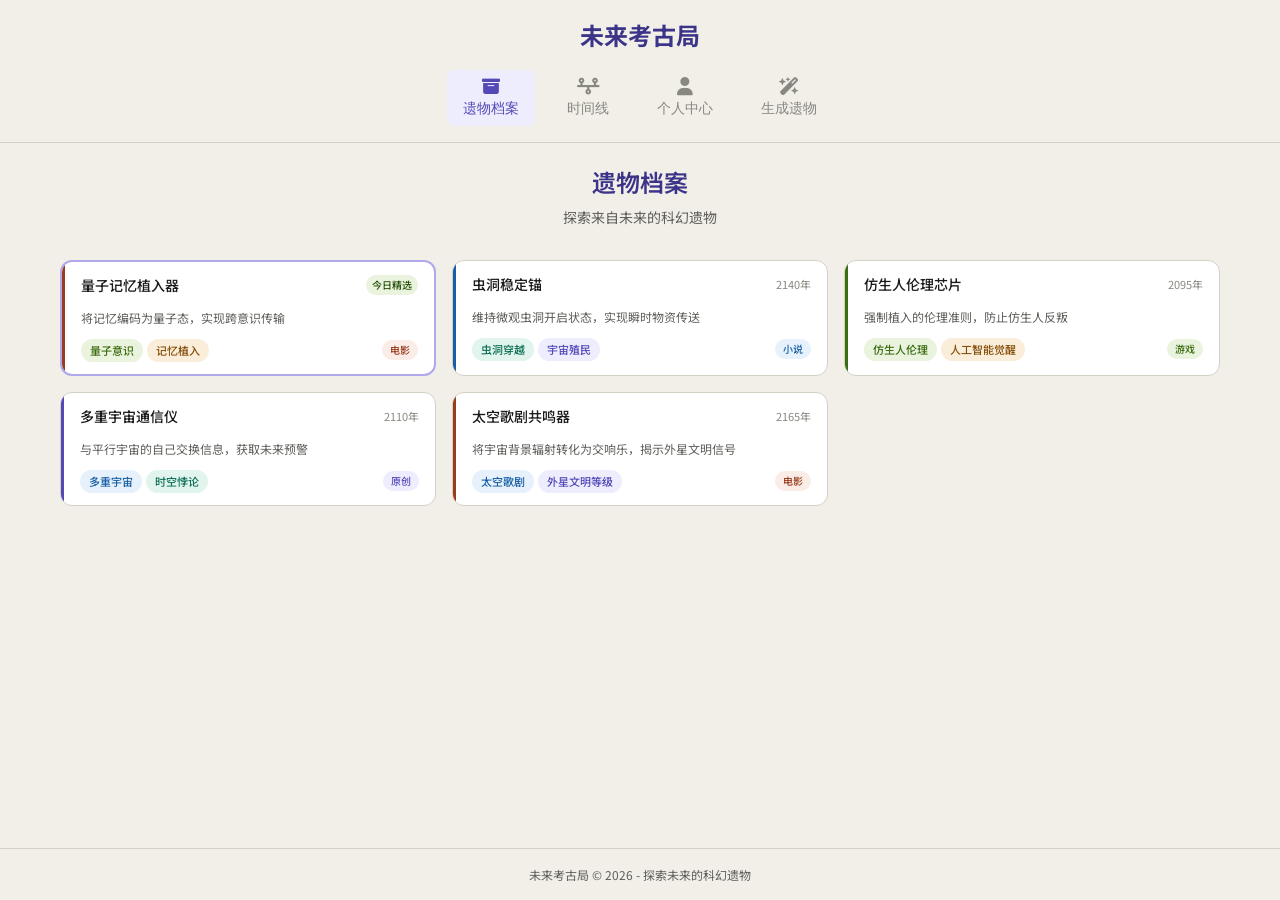
<file: index.html>
<!DOCTYPE html>
<html lang="zh-CN">
<head>
    <meta charset="UTF-8">
    <meta name="viewport" content="width=device-width, initial-scale=1.0">
    <title>未来考古局 - Future Archaeology Bureau</title>
    <link rel="stylesheet" href="style.css">
    <link rel="stylesheet" href="https://cdnjs.cloudflare.com/ajax/libs/font-awesome/6.4.0/css/all.min.css">
    <link rel="preconnect" href="https://fonts.googleapis.com">
    <link rel="preconnect" href="https://fonts.gstatic.com" crossorigin>
    <link href="https://fonts.googleapis.com/css2?family=Noto+Sans+SC:wght@300;400;500;600;700&display=swap" rel="stylesheet">
</head>
<body>
    <div id="app">
        <!-- 顶部导航 -->
        <header class="header">
            <div class="header-content">
                <h1 class="logo">未来考古局</h1>
                <nav class="main-nav">
                    <button class="nav-btn active" data-view="feed">
                        <i class="fas fa-archive"></i>
                        <span>遗物档案</span>
                    </button>
                    <button class="nav-btn" data-view="timeline">
                        <i class="fas fa-timeline"></i>
                        <span>时间线</span>
                    </button>
                    <button class="nav-btn" data-view="profile">
                        <i class="fas fa-user"></i>
                        <span>个人中心</span>
                    </button>
                    <button class="nav-btn" data-view="generator">
                        <i class="fas fa-wand-magic-sparkles"></i>
                        <span>生成遗物</span>
                    </button>
                </nav>
            </div>
        </header>

        <!-- 主要内容区域 -->
        <main class="main-content">
            <!-- Feed页面 -->
            <div id="feed-view" class="view active">
                <div class="feed-header">
                    <h2>遗物档案</h2>
                    <p class="subtitle">探索来自未来的科幻遗物</p>
                </div>
                <div id="relics-container" class="relics-container">
                    <!-- 遗物卡片将通过JS动态加载 -->
                </div>
            </div>

            <!-- Timeline页面 -->
            <div id="timeline-view" class="view">
                <div class="placeholder-view">
                    <i class="fas fa-timeline fa-3x"></i>
                    <h2>时间线</h2>
                    <p>开发中...</p>
                </div>
            </div>

            <!-- Profile页面 -->
            <div id="profile-view" class="view">
                <div class="placeholder-view">
                    <i class="fas fa-user fa-3x"></i>
                    <h2>个人中心</h2>
                    <p>开发中...</p>
                </div>
            </div>

            <!-- Generator页面 -->
            <div id="generator-view" class="view">
                <div class="generator-container">
                    <div class="generator-header">
                        <h2>遗物生成器</h2>
                        <p class="subtitle">选择两个分类组合，AI 将生成全新的科幻遗物档案</p>
                    </div>

                    <div class="picker-container">
                        <label class="picker-label">分类 1</label>
                        <select id="category1" class="category-picker">
                            <!-- 分类选项将通过JS动态加载 -->
                        </select>
                    </div>

                    <div class="picker-container">
                        <label class="picker-label">分类 2</label>
                        <select id="category2" class="category-picker">
                            <!-- 分类选项将通过JS动态加载 -->
                        </select>
                    </div>

                    <button id="generate-btn" class="generate-btn">
                        <i class="fas fa-wand-magic-sparkles"></i>
                        AI 生成档案
                    </button>

                    <div id="error-box" class="error-box hidden">
                        <i class="fas fa-exclamation-circle"></i>
                        <span id="error-text"></span>
                    </div>

                    <div id="preview-section" class="preview-section hidden">
                        <h3 class="preview-title">生成预览</h3>
                        <div id="preview-card" class="preview-card">
                            <!-- 预览内容将通过JS动态加载 -->
                        </div>
                    </div>
                </div>
            </div>

            <!-- Relic Detail页面 -->
            <div id="detail-view" class="view">
                <!-- 遗物详情内容将通过JS动态加载 -->
            </div>
        </main>

        <!-- 底部信息 -->
        <footer class="footer">
            <p>未来考古局 © 2026 - 探索未来的科幻遗物</p>
        </footer>
    </div>

    <!-- 加载指示器 -->
    <div id="loading" class="loading-overlay hidden">
        <div class="loading-content">
            <div class="spinner"></div>
            <p>AI正在生成遗物档案...</p>
        </div>
    </div>

    <script src="data.js"></script>
    <script src="theme.js"></script>
    <script src="script.js"></script>
</body>
</html>
</file>
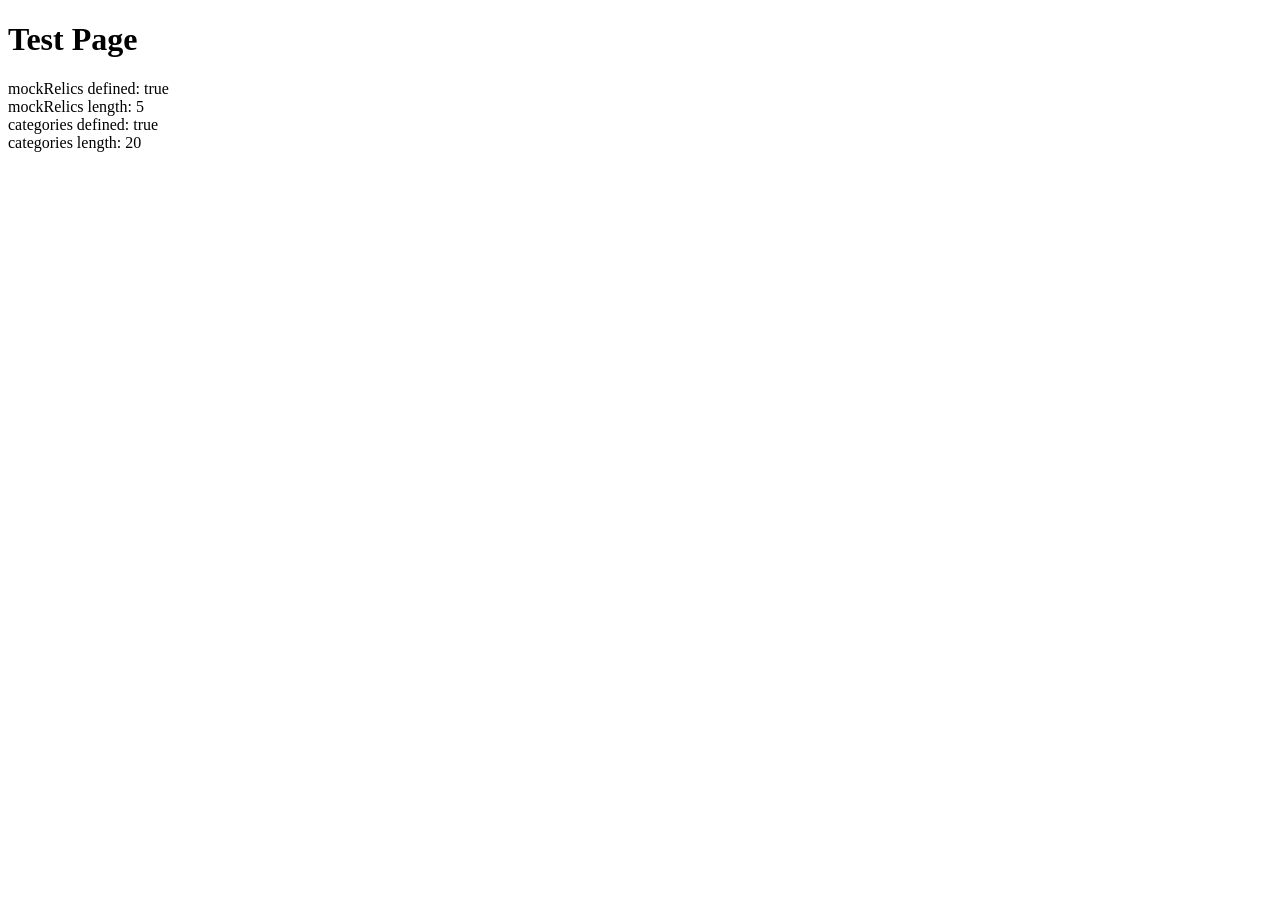
<file: test.html>
<!DOCTYPE html>
<html>
<head>
    <title>Test Future Archaeology Bureau</title>
</head>
<body>
    <h1>Test Page</h1>
    <div id="output"></div>

    <script src="data.js"></script>
    <script>
        document.getElementById('output').innerHTML =
            `mockRelics defined: ${typeof mockRelics !== 'undefined'}<br>
             mockRelics length: ${mockRelics ? mockRelics.length : 0}<br>
             categories defined: ${typeof categories !== 'undefined'}<br>
             categories length: ${categories ? categories.length : 0}`;
    </script>
</body>
</html>
</file>
<file: style.css>
/* 未来考古局 - 主样式文件 */
:root {
    /* 颜色定义 - 与React Native版本保持一致 */
    --purple-50: #EEEDFE;
    --purple-400: #7F77DD;
    --purple-600: #534AB7;
    --purple-800: #3C3489;

    --teal-50: #E1F5EE;
    --teal-400: #1D9E75;
    --teal-600: #0F6E56;

    --coral-50: #FAECE7;
    --coral-600: #993C1D;

    --blue-50: #E6F1FB;
    --blue-600: #185FA5;

    --green-50: #EAF3DE;
    --green-600: #3B6D11;

    --amber-50: #FAEEDA;
    --amber-600: #854F0B;

    --gray-50: #F1EFE8;
    --gray-100: #D3D1C7;
    --gray-400: #888780;
    --gray-600: #5F5E5A;

    /* 源类型颜色 */
    --source-film: var(--coral-600);
    --source-novel: var(--blue-600);
    --source-game: var(--green-600);
    --source-original: var(--purple-600);

    /* 排版 */
    --primary-text: #1A1A1A;
    --muted-text: var(--gray-600);

    /* 间距 */
    --spacing-xs: 4px;
    --spacing-sm: 8px;
    --spacing-md: 12px;
    --spacing-lg: 16px;
    --spacing-xl: 20px;
    --spacing-xxl: 24px;

    /* 边框 */
    --border-radius-sm: 4px;
    --border-radius-md: 8px;
    --border-radius-lg: 12px;
    --border-radius-xl: 20px;

    /* 阴影 */
    --shadow-sm: 0 1px 2px rgba(0, 0, 0, 0.05);
    --shadow-md: 0 2px 8px rgba(0, 0, 0, 0.1);
    --shadow-lg: 0 4px 16px rgba(0, 0, 0, 0.15);
}

/* 基础重置 */
* {
    margin: 0;
    padding: 0;
    box-sizing: border-box;
}

body {
    font-family: 'Noto Sans SC', sans-serif;
    background-color: var(--gray-50);
    color: var(--primary-text);
    line-height: 1.6;
}

#app {
    min-height: 100vh;
    display: flex;
    flex-direction: column;
}

/* 头部样式 */
.header {
    background-color: var(--gray-50);
    border-bottom: 0.5px solid var(--gray-100);
    padding: var(--spacing-lg) var(--spacing-xl);
    position: sticky;
    top: 0;
    z-index: 100;
}

.header-content {
    max-width: 1200px;
    margin: 0 auto;
    display: flex;
    flex-direction: column;
    gap: var(--spacing-lg);
}

.logo {
    color: var(--purple-800);
    font-size: 24px;
    font-weight: 700;
    text-align: center;
}

.main-nav {
    display: flex;
    justify-content: center;
    gap: var(--spacing-lg);
    flex-wrap: wrap;
}

.nav-btn {
    display: flex;
    flex-direction: column;
    align-items: center;
    gap: var(--spacing-xs);
    padding: var(--spacing-sm) var(--spacing-lg);
    background: none;
    border: none;
    border-radius: var(--border-radius-md);
    color: var(--gray-400);
    font-size: 14px;
    font-weight: 500;
    cursor: pointer;
    transition: all 0.2s ease;
}

.nav-btn:hover {
    background-color: rgba(0, 0, 0, 0.05);
}

.nav-btn.active {
    color: var(--purple-600);
    background-color: var(--purple-50);
}

.nav-btn i {
    font-size: 18px;
}

/* 主内容区域 */
.main-content {
    flex: 1;
    max-width: 1200px;
    width: 100%;
    margin: 0 auto;
    padding: var(--spacing-xl);
}

.view {
    display: none;
    animation: fadeIn 0.3s ease;
}

.view.active {
    display: block;
}

@keyframes fadeIn {
    from { opacity: 0; }
    to { opacity: 1; }
}

/* Feed页面样式 */
.feed-header {
    margin-bottom: var(--spacing-xl);
    text-align: center;
}

.feed-header h2 {
    font-size: 24px;
    font-weight: 600;
    color: var(--purple-800);
    margin-bottom: var(--spacing-xs);
}

.subtitle {
    color: var(--muted-text);
    font-size: 14px;
}

.relics-container {
    display: grid;
    grid-template-columns: repeat(auto-fill, minmax(320px, 1fr));
    gap: var(--spacing-lg);
    padding: var(--spacing-md) 0;
}

/* 遗物卡片样式 */
.relic-card {
    background: white;
    border: 0.5px solid var(--gray-100);
    border-radius: var(--border-radius-lg);
    overflow: hidden;
    transition: transform 0.2s ease, box-shadow 0.2s ease;
    cursor: pointer;
    position: relative;
}

.relic-card:hover {
    transform: translateY(-2px);
    box-shadow: var(--shadow-md);
}

.relic-card.featured {
    border: 2px solid #AFA9EC;
}

.card-accent {
    position: absolute;
    left: 0;
    top: 0;
    bottom: 0;
    width: 3px;
}

.card-body {
    padding: var(--spacing-md) var(--spacing-lg);
    margin-left: 3px;
}

.card-top-row {
    display: flex;
    justify-content: space-between;
    align-items: center;
    margin-bottom: var(--spacing-md);
}

.relic-name {
    font-size: 14px;
    font-weight: 500;
    color: var(--primary-text);
    flex: 1;
}

.relic-year {
    font-size: 11px;
    color: var(--gray-400);
    margin-left: var(--spacing-sm);
}

.featured-badge {
    background-color: var(--green-50);
    border-radius: var(--border-radius-xl);
    padding: 2px 6px;
    font-size: 10px;
    font-weight: 500;
    color: #27500A;
}

.relic-tagline {
    font-size: 12px;
    color: var(--muted-text);
    line-height: 1.5;
    margin-bottom: var(--spacing-md);
    display: -webkit-box;
    -webkit-line-clamp: 2;
    -webkit-box-orient: vertical;
    overflow: hidden;
}

.card-bottom-row {
    display: flex;
    justify-content: space-between;
    align-items: center;
}

.category-container {
    display: flex;
    flex-wrap: wrap;
    gap: var(--spacing-xs);
}

.category-pill {
    border-radius: var(--border-radius-xl);
    padding: 3px 9px;
    font-size: 11px;
    font-weight: 500;
}

.source-badge {
    border-radius: var(--border-radius-xl);
    padding: 2px 8px;
    font-size: 10px;
    font-weight: 500;
}

/* 占位视图样式 */
.placeholder-view {
    display: flex;
    flex-direction: column;
    align-items: center;
    justify-content: center;
    min-height: 400px;
    color: var(--muted-text);
    gap: var(--spacing-lg);
}

.placeholder-view i {
    color: var(--gray-400);
}

.placeholder-view h2 {
    color: var(--primary-text);
    font-size: 24px;
}

/* 生成器页面样式 */
.generator-container {
    max-width: 600px;
    margin: 0 auto;
    padding: var(--spacing-xl);
}

.generator-header {
    margin-bottom: var(--spacing-xl);
    text-align: center;
}

.generator-header h2 {
    font-size: 22px;
    font-weight: 600;
    color: var(--purple-800);
    margin-bottom: var(--spacing-xs);
}

.picker-container {
    margin-bottom: var(--spacing-lg);
}

.picker-label {
    display: block;
    font-size: 13px;
    font-weight: 500;
    color: var(--primary-text);
    margin-bottom: var(--spacing-xs);
}

.category-picker {
    width: 100%;
    padding: var(--spacing-md);
    border: 0.5px solid var(--gray-100);
    border-radius: var(--border-radius-md);
    background: white;
    font-family: 'Noto Sans SC', sans-serif;
    font-size: 14px;
    color: var(--primary-text);
    cursor: pointer;
    transition: border-color 0.2s ease;
}

.category-picker:focus {
    outline: none;
    border-color: var(--purple-600);
}

.generate-btn {
    width: 100%;
    padding: var(--spacing-md);
    background-color: var(--purple-600);
    color: white;
    border: none;
    border-radius: var(--border-radius-md);
    font-size: 16px;
    font-weight: 600;
    cursor: pointer;
    transition: background-color 0.2s ease;
    display: flex;
    align-items: center;
    justify-content: center;
    gap: var(--spacing-sm);
}

.generate-btn:hover {
    background-color: var(--purple-800);
}

.generate-btn:disabled {
    opacity: 0.6;
    cursor: not-allowed;
}

.error-box {
    background-color: var(--coral-50);
    border-left: 3px solid var(--coral-600);
    padding: var(--spacing-md);
    margin-bottom: var(--spacing-lg);
    border-radius: var(--border-radius-sm);
    display: flex;
    align-items: center;
    gap: var(--spacing-sm);
}

.error-box i {
    color: var(--coral-600);
}

.error-box.hidden {
    display: none;
}

.preview-section {
    margin-top: var(--spacing-xl);
}

.preview-title {
    font-size: 18px;
    font-weight: 600;
    color: var(--purple-800);
    margin-bottom: var(--spacing-md);
}

.preview-card {
    background: white;
    border-radius: var(--border-radius-lg);
    padding: var(--spacing-lg);
    border: 0.5px solid var(--gray-100);
}

.preview-card.hidden {
    display: none;
}

.preview-header {
    display: flex;
    justify-content: space-between;
    align-items: center;
    margin-bottom: var(--spacing-sm);
}

.preview-name {
    font-size: 16px;
    font-weight: 600;
    color: var(--primary-text);
    flex: 1;
}

.preview-year {
    font-size: 12px;
    color: var(--muted-text);
    margin-left: var(--spacing-sm);
}

.preview-tagline {
    font-size: 13px;
    color: var(--muted-text);
    line-height: 1.5;
    margin-bottom: var(--spacing-md);
}

.preview-categories {
    display: flex;
    flex-wrap: wrap;
    gap: var(--spacing-xs);
    margin-bottom: var(--spacing-md);
}

.preview-category-pill {
    background-color: var(--purple-50);
    border-radius: var(--border-radius-xl);
    padding: 4px var(--spacing-sm);
    font-size: 11px;
    color: var(--purple-600);
    font-weight: 500;
}

.preview-source {
    font-size: 12px;
    color: var(--muted-text);
    margin-bottom: var(--spacing-sm);
}

.preview-usage {
    font-size: 12px;
    color: var(--muted-text);
    line-height: 1.5;
    margin-bottom: var(--spacing-lg);
    display: -webkit-box;
    -webkit-line-clamp: 2;
    -webkit-box-orient: vertical;
    overflow: hidden;
}

.submit-btn {
    width: 100%;
    padding: var(--spacing-sm);
    background-color: var(--teal-400);
    color: white;
    border: none;
    border-radius: var(--border-radius-md);
    font-size: 14px;
    font-weight: 600;
    cursor: pointer;
    transition: background-color 0.2s ease;
}

.submit-btn:hover {
    background-color: var(--teal-600);
}

/* 遗物详情页面样式 */
.detail-container {
    max-width: 800px;
    margin: 0 auto;
    background: white;
    border-radius: var(--border-radius-lg);
    overflow: hidden;
    box-shadow: var(--shadow-md);
}

.detail-header {
    padding: var(--spacing-lg);
    border-bottom: 0.5px solid var(--gray-100);
}

.back-btn {
    display: inline-flex;
    align-items: center;
    gap: var(--spacing-xs);
    background: none;
    border: none;
    color: var(--purple-600);
    font-size: 14px;
    font-weight: 500;
    cursor: pointer;
    padding: var(--spacing-xs) var(--spacing-sm);
    border-radius: var(--border-radius-md);
    transition: background-color 0.2s ease;
}

.back-btn:hover {
    background-color: var(--purple-50);
}

.detail-content {
    padding: var(--spacing-xl);
}

.era-row {
    display: flex;
    align-items: center;
    gap: var(--spacing-sm);
    margin-bottom: var(--spacing-lg);
}

.year-pill {
    background-color: var(--purple-50);
    border-radius: var(--border-radius-xl);
    padding: 4px var(--spacing-sm);
    font-size: 11px;
    color: var(--purple-600);
    font-weight: 500;
}

.echo-indicator {
    display: flex;
    align-items: center;
    gap: 4px;
}

.echo-dot {
    width: 6px;
    height: 6px;
    border-radius: 50%;
    background-color: var(--teal-400);
}

.echo-text {
    font-size: 11px;
    color: var(--teal-600);
}

.image-area {
    height: 160px;
    background-color: var(--gray-50);
    display: flex;
    justify-content: center;
    align-items: center;
    position: relative;
    margin-bottom: var(--spacing-lg);
}

.image-placeholder {
    width: 80px;
    height: 80px;
    border-radius: var(--border-radius-md);
    background-color: var(--gray-100);
}

.ai-label {
    position: absolute;
    bottom: 10px;
    right: 10px;
    background-color: var(--purple-50);
    border: 0.5px solid #AFA9EC;
    border-radius: var(--border-radius-xl);
    padding: 2px 6px;
    font-size: 10px;
    color: var(--purple-800);
}

.detail-relic-name {
    font-size: 20px;
    font-weight: 500;
    color: var(--primary-text);
    margin-bottom: 4px;
}

.detail-tagline {
    font-size: 13px;
    color: var(--muted-text);
    line-height: 1.5;
    margin-bottom: var(--spacing-lg);
}

.detail-category-row {
    display: flex;
    flex-wrap: wrap;
    gap: var(--spacing-xs);
    margin-bottom: var(--spacing-lg);
}

.detail-category-pill {
    border-radius: var(--border-radius-xl);
    padding: 3px 9px;
    font-size: 11px;
    font-weight: 500;
}

.divider {
    height: 0.5px;
    background-color: var(--gray-100);
    margin: var(--spacing-lg) 0;
}

.usage-block {
    border-left: 2px solid var(--purple-600);
    background-color: var(--gray-50);
    padding: var(--spacing-md);
    margin-bottom: var(--spacing-lg);
}

.usage-label {
    font-size: 11px;
    font-weight: 500;
    color: var(--purple-800);
    margin-bottom: 4px;
}

.usage-body {
    font-size: 12px;
    color: var(--muted-text);
    line-height: 1.5;
}

.world-label {
    font-size: 11px;
    font-weight: 500;
    color: var(--muted-text);
    margin-bottom: 4px;
}

.world-body {
    font-size: 13px;
    color: var(--muted-text);
    line-height: 1.5;
    margin-bottom: var(--spacing-lg);
}

.source-block {
    border: 0.5px solid var(--gray-100);
    border-radius: var(--border-radius-md);
    overflow: hidden;
    margin-bottom: var(--spacing-lg);
}

.source-header {
    display: flex;
    align-items: center;
    gap: var(--spacing-sm);
    padding: 10px 12px;
    background-color: var(--gray-50);
    border-bottom: 0.5px solid var(--gray-100);
}

.source-type-badge {
    border-radius: var(--border-radius-xl);
    padding: 2px 6px;
    font-size: 10px;
    font-weight: 500;
}

.source-title {
    font-size: 13px;
    font-weight: 500;
    color: var(--primary-text);
    flex: 1;
}

.source-year {
    font-size: 11px;
    color: var(--muted-text);
}

.source-body {
    padding: 10px 12px;
}

.source-row {
    display: flex;
    margin-bottom: 6px;
}

.source-key {
    font-size: 11px;
    color: var(--muted-text);
    width: 40px;
}

.source-value {
    font-size: 12px;
    color: var(--muted-text);
    flex: 1;
}

.quote {
    font-size: 12px;
    color: var(--muted-text);
    font-style: italic;
    border-left: 2px solid #AFA9EC;
    padding-left: 10px;
    margin-top: 8px;
}

.echo-banner {
    background-color: var(--green-50);
    border-radius: var(--border-radius-md);
    padding: 10px 12px;
    display: flex;
    align-items: center;
    gap: 8px;
    margin-bottom: var(--spacing-lg);
}

.echo-banner-dot {
    width: 8px;
    height: 8px;
    border-radius: 50%;
    background-color: var(--green-600);
}

.echo-banner-text {
    font-size: 12px;
    color: #27500A;
    flex: 1;
}

.submitter-row {
    display: flex;
    align-items: center;
    gap: var(--spacing-sm);
    margin-bottom: var(--spacing-lg);
}

.avatar {
    width: 28px;
    height: 28px;
    border-radius: 50%;
    background-color: var(--purple-50);
    display: flex;
    align-items: center;
    justify-content: center;
    font-size: 12px;
    font-weight: 500;
    color: var(--purple-800);
}

.submitter-info {
    flex: 1;
}

.submitter-name {
    font-size: 12px;
    font-weight: 500;
    color: var(--primary-text);
    margin-bottom: 2px;
}

.submitter-meta {
    font-size: 11px;
    color: var(--muted-text);
}

.action-row {
    display: flex;
    gap: var(--spacing-sm);
    margin-bottom: var(--spacing-lg);
}

.action-btn {
    flex: 1;
    border-radius: var(--border-radius-md);
    padding: 9px 0;
    border: 1px solid;
    text-align: center;
    font-size: 12px;
    font-weight: 500;
    cursor: pointer;
    transition: all 0.2s ease;
}

.action-btn-primary {
    background-color: var(--purple-50);
    border-color: #AFA9EC;
    color: var(--purple-800);
}

.action-btn-outline {
    background-color: transparent;
    border-color: var(--gray-100);
    color: var(--primary-text);
}

.action-btn:hover {
    opacity: 0.8;
}

.stats-bar {
    border-top: 0.5px solid var(--gray-100);
    margin-top: var(--spacing-lg);
    display: flex;
}

.stat-item {
    flex: 1;
    text-align: center;
    padding: var(--spacing-md) 0;
}

.stat-divider {
    width: 0.5px;
    background-color: var(--gray-100);
}

.stat-number {
    font-size: 14px;
    font-weight: 500;
    color: var(--primary-text);
    margin-bottom: 2px;
}

.stat-label {
    font-size: 10px;
    color: var(--muted-text);
}

/* 加载指示器 */
.loading-overlay {
    position: fixed;
    top: 0;
    left: 0;
    right: 0;
    bottom: 0;
    background-color: rgba(255, 255, 255, 0.9);
    display: flex;
    align-items: center;
    justify-content: center;
    z-index: 1000;
}

.loading-overlay.hidden {
    display: none;
}

.loading-content {
    text-align: center;
    display: flex;
    flex-direction: column;
    align-items: center;
    gap: var(--spacing-lg);
}

.spinner {
    width: 40px;
    height: 40px;
    border: 3px solid var(--purple-50);
    border-top-color: var(--purple-600);
    border-radius: 50%;
    animation: spin 1s linear infinite;
}

@keyframes spin {
    to { transform: rotate(360deg); }
}

/* 底部样式 */
.footer {
    text-align: center;
    padding: var(--spacing-lg);
    color: var(--muted-text);
    font-size: 12px;
    border-top: 0.5px solid var(--gray-100);
    background-color: var(--gray-50);
}

/* 响应式设计 */
@media (max-width: 768px) {
    .header-content {
        padding: 0;
    }

    .main-nav {
        gap: var(--spacing-xs);
    }

    .nav-btn {
        padding: var(--spacing-sm);
        font-size: 12px;
    }

    .nav-btn span {
        font-size: 10px;
    }

    .relics-container {
        grid-template-columns: 1fr;
    }

    .main-content {
        padding: var(--spacing-lg);
    }

    .action-row {
        flex-direction: column;
    }

    .action-btn {
        width: 100%;
    }
}

@media (max-width: 480px) {
    .logo {
        font-size: 20px;
    }

    .nav-btn i {
        font-size: 16px;
    }

    .feed-header h2 {
        font-size: 20px;
    }

    .generator-header h2 {
        font-size: 20px;
    }
}

/* 工具类 */
.hidden {
    display: none !important;
}
</file>
